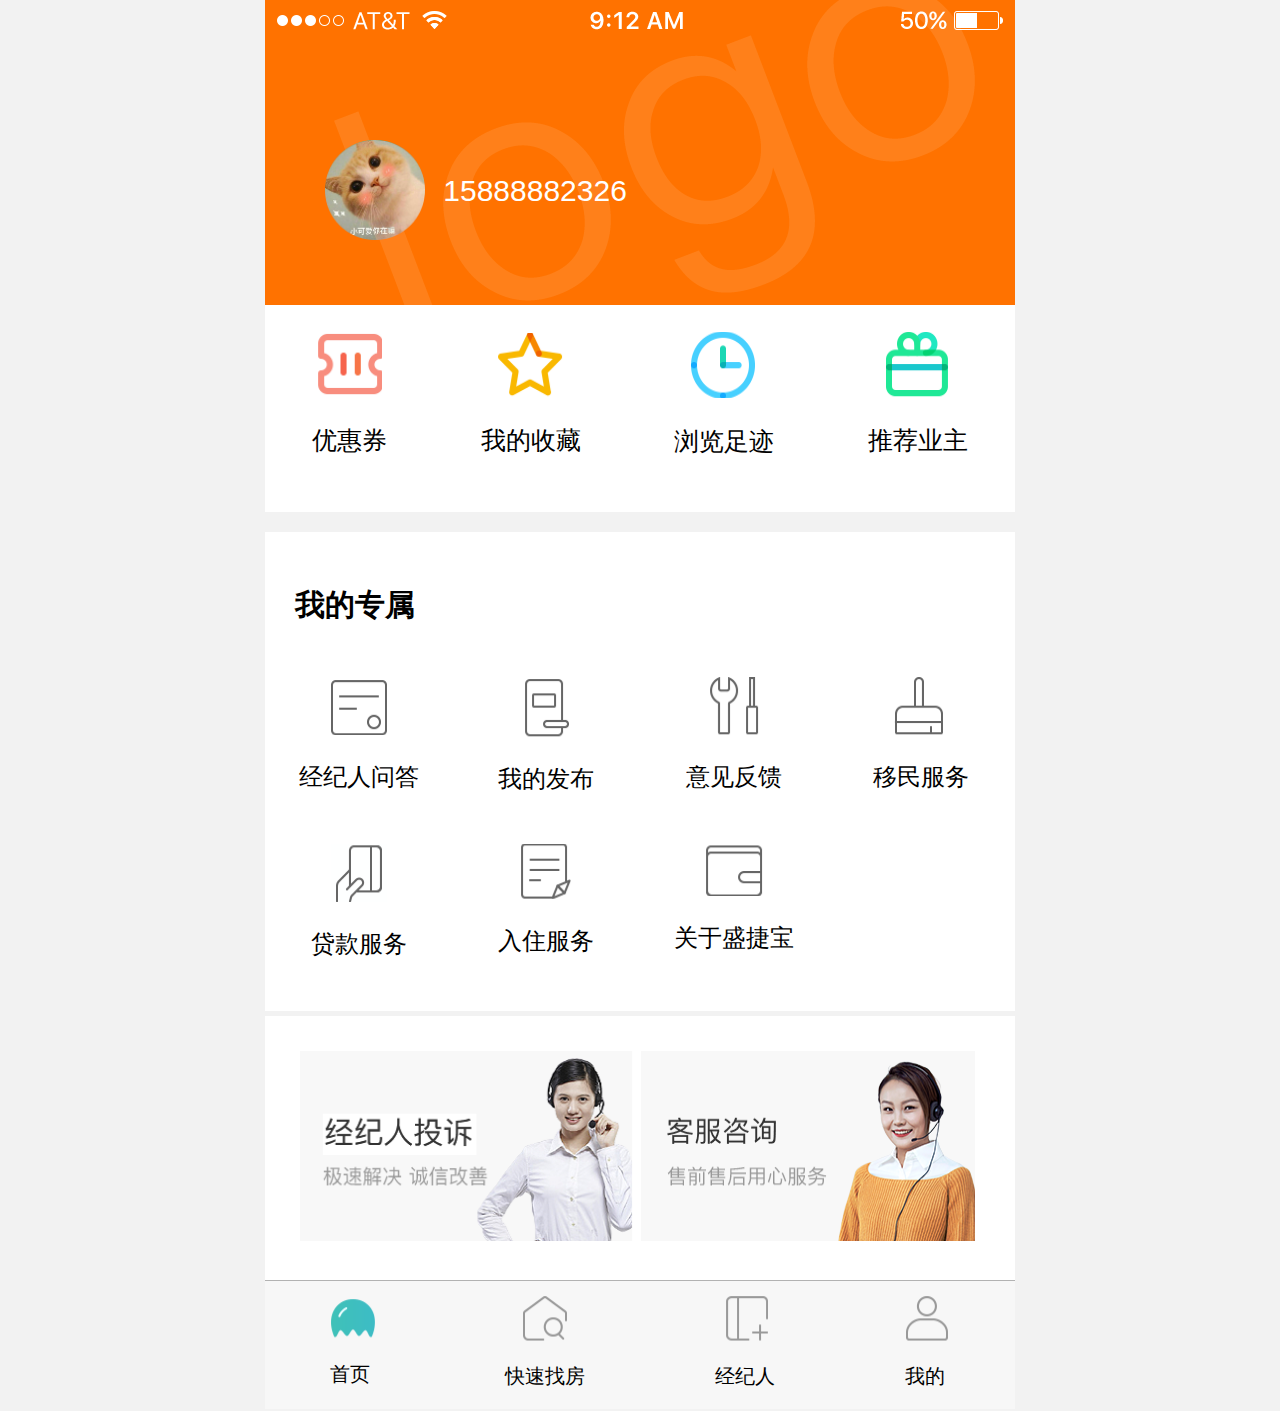
<file: day1/index.html>
<!DOCTYPE html>
<html lang="en">
  <head>
    <meta charset="UTF-8" />
    <meta http-equiv="X-UA-Compatible" content="IE=edge" />
    <meta name="viewport" content="width=device-width, initial-scale=1.0" />
    <title>Document</title>

    <link rel="stylesheet" href="./css/index.css" />
    <script src="./js/flexble.js"></script>
  </head>
  <body>
    <!-- 头部区域 -->
    <div class="header">
      <div class="user">
        <div class="userImg">
          <img src="./upload/猫猫头像.png" alt="" />
        </div>
        <span>15888882326</span>
      </div>
    </div>
    <!-- banner部分 -->
    <div class="banner">
      <ul>
        <li>
          <div></div>
          <p>优惠券</p>
        </li>
        <li>
          <div></div>
          <p>我的收藏</p>
        </li>
        <li>
          <div></div>
          <p>浏览足迹</p>
        </li>
        <li>
          <div></div>
          <p>推荐业主</p>
        </li>
      </ul>
    </div>
    <!-- exclusive部分 -->
    <div class="exclusive">
      <h2>我的专属</h2>
      <ul>
        <li>
          <div class="exclusive-icon"></div>
          <p>经纪人问答</p>
        </li>
        <li>
          <div class="exclusive-icon"></div>
          <p>我的发布</p>
        </li>
        <li>
          <div class="exclusive-icon"></div>
          <p>意见反馈</p>
        </li>
        <li>
          <div class="exclusive-icon"></div>
          <p>移民服务</p>
        </li>
        <li>
          <div class="exclusive-icon"></div>
          <p>贷款服务</p>
        </li>
        <li>
          <div class="exclusive-icon"></div>
          <p>入住服务</p>
        </li>
        <li>
          <div class="exclusive-icon"></div>
          <p>关于盛捷宝</p>
        </li>
        <li></li>
      </ul>
    </div>
    <!-- 咨询部分 -->
    <div class="consult">
      <div>
        <img src="./upload/1.png" alt="" />
      </div>
      <div>
        <img src="./upload/2.png" alt="" />
      </div>
    </div>
    <!-- 底部导航区域 -->
    <div class="button-nav">
      <ul>
        <li>
          <div class="btn-icon"></div>
          <p>首页</p>
        </li>
        <li>
          <div class="btn-icon"></div>
          <p>快速找房</p>
        </li>
        <li>
          <div class="btn-icon"></div>
          <p>经纪人</p>
        </li>
        <li>
          <div class="btn-icon"></div>
          <p>我的</p>
        </li>
      </ul>
    </div>
  </body>
</html>
</file>
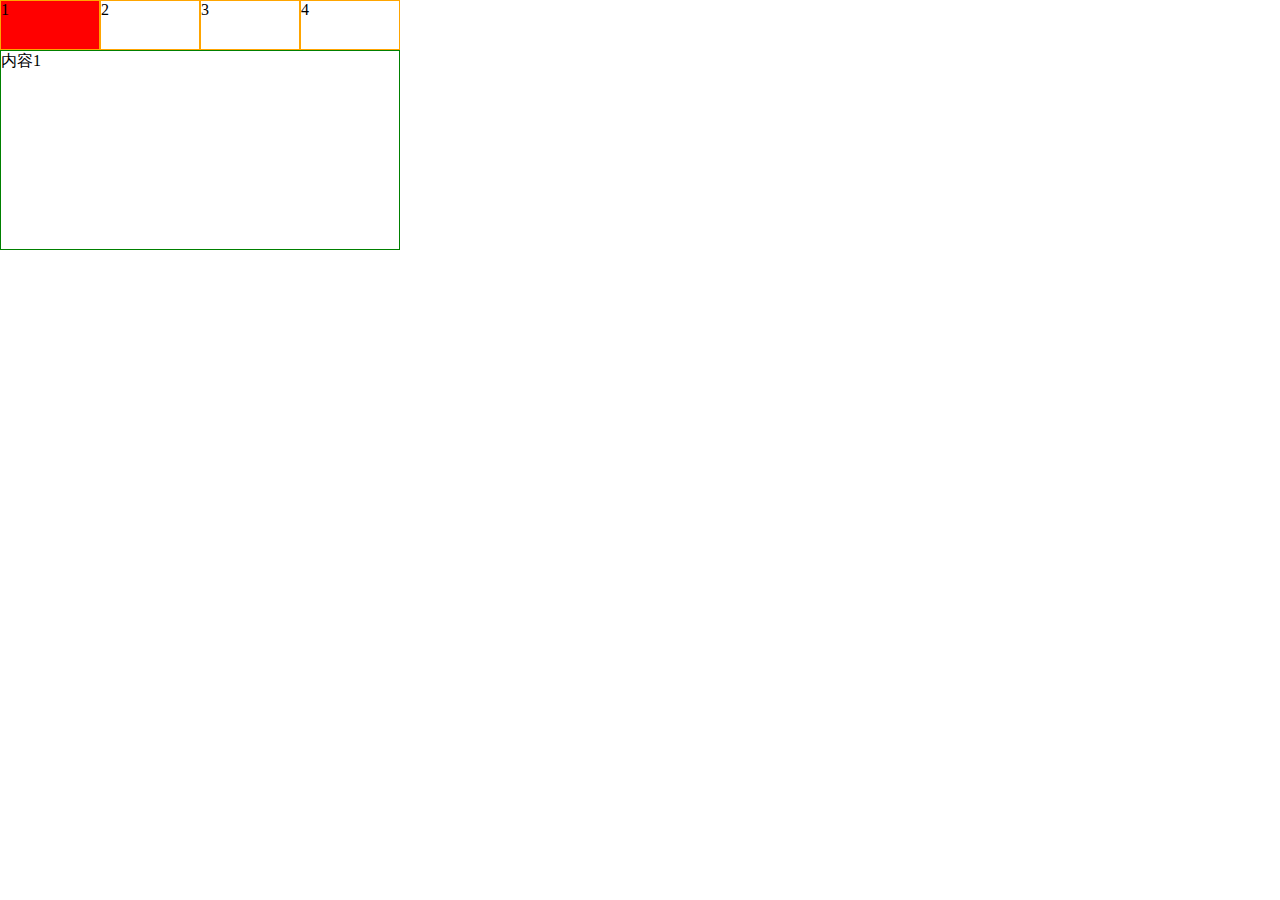
<file: day2/tab栏切换.html>
<!DOCTYPE html>
<html lang="en">
  <head>
    <meta charset="UTF-8" />
    <meta http-equiv="X-UA-Compatible" content="IE=edge" />
    <meta name="viewport" content="width=device-width, initial-scale=1.0" />
    <title>tab栏自动切换</title>
    <style>
      * {
        margin: 0;
        padding: 0;
      }
      #box {
        width: 400px;
      }
      li {
        list-style: none;
      }
      ol {
        width: 400px;
        height: 50px;
      }
      ol li {
        float: left;
        width: 100px;
        height: 50px;
        box-sizing: border-box;
        border: 1px solid orange;
      }
      ul li {
        width: 400px;
        height: 200px;
        box-sizing: border-box;
        border: 1px solid green;
      }
      .current {
        background-color: #f00;
      }
    </style>
  </head>
  <body>
    <div id="box">
      <ol>
        <li class="current">1</li>
        <li>2</li>
        <li>3</li>
        <li>4</li>
      </ol>
      <ul>
        <li>内容1</li>
        <li style="display: none">内容2</li>
        <li style="display: none">内容3</li>
        <li style="display: none">内容4</li>
      </ul>
    </div>
    <script>
      const OlLis = document.querySelectorAll("ol li");
      const UlLis = document.querySelectorAll("ul li");
      const Div = document.querySelector("#box");
      let index = 0;
      for (let i = 0; i < OlLis.length; i++) {
        OlLis[i].index = i;
        OlLis[i].onclick = function () {
          // 每次点击时 改变索引 保证自动轮播顺序
          index = this.index;
          // 排他思想
          for (let j = 0; j < OlLis.length; j++) {
            OlLis[j].className = "";
            UlLis[j].style.display = "none";
          }
          this.className = "current";
          UlLis[this.index].style.display = "block";
        };
      }
      //   自动轮播
      let timer = setInterval(function () {
        if (index === 4) index = 0;
        OlLis[index].click();
        index++;
      }, 1000);
      //   经过时清除定时器
      Div.onmouseenter = function () {
        clearInterval(timer);
      };
      //   离开时开启定时器
      Div.onmouseleave = function () {
        timer = setInterval(function () {
          if (index === 4) index = 0;
          OlLis[index].click();
          index++;
        }, 1000);
      };
    </script>
  </body>
</html>
</file>
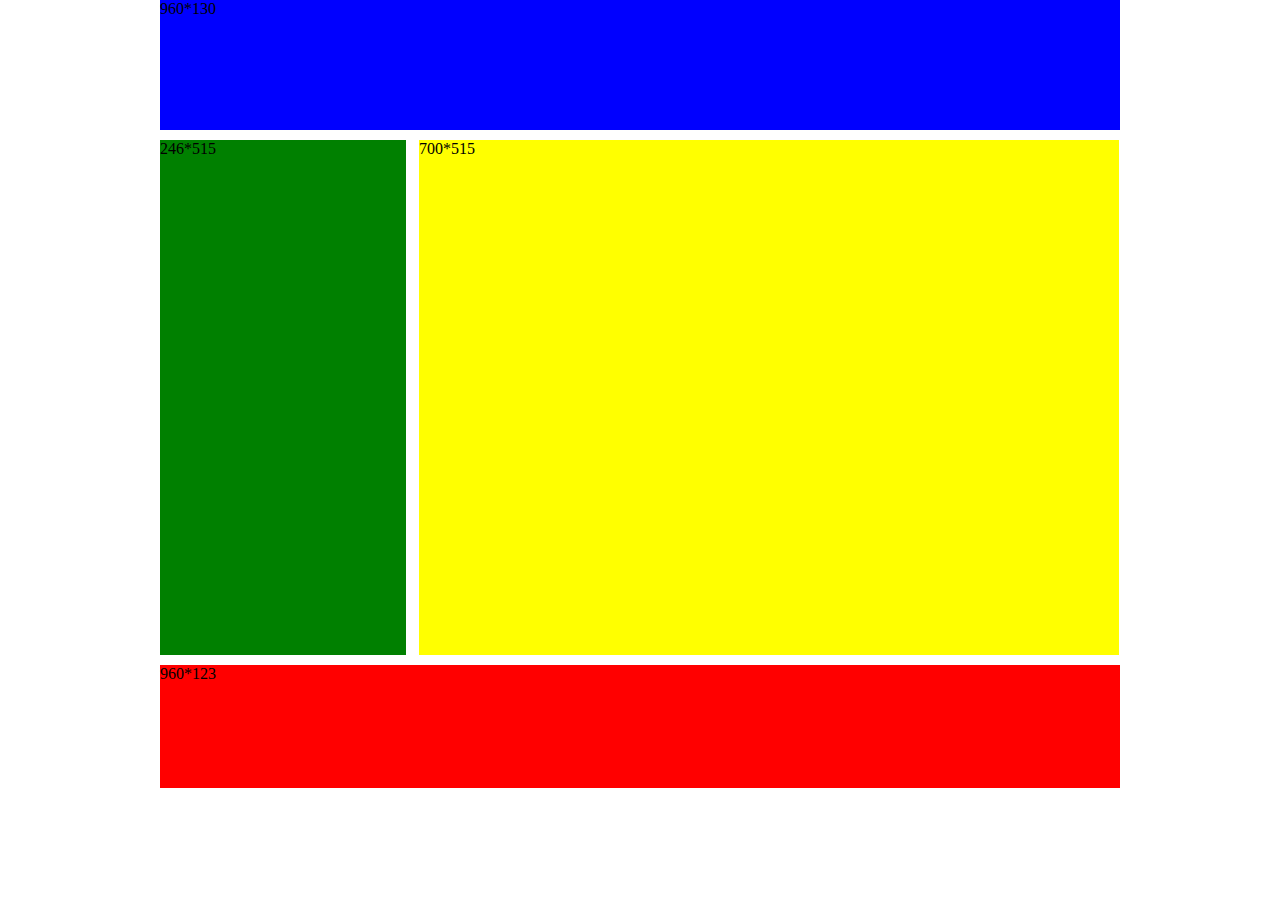
<file: day3/div+css实现效果.html>
<!DOCTYPE html>
<html lang="en">
  <head>
    <meta charset="UTF-8" />
    <meta http-equiv="X-UA-Compatible" content="IE=edge" />
    <meta name="viewport" content="width=device-width, initial-scale=1.0" />
    <title>Document</title>
    <style>
      * {
        margin: 0;
        padding: 0;
      }
      .box {
        width: 960px;
        margin: 0 auto;
      }
      header {
        width: 960px;
        height: 130px;
        background-color: blue;
      }
      .app {
        margin-top: 10px;
        margin-bottom: 10px;
      }
      .app .left {
        display: inline-block;
        width: 246px;
        height: 515px;
        background-color: green;
      }
      .app .right {
        display: inline-block;
        width: 700px;
        height: 515px;
        background-color: yellow;
        margin-left: 9px;
      }
      footer {
        width: 960px;
        height: 123px;
        background-color: red;
      }
    </style>
  </head>
  <body>
    <div class="box">
      <header>960*130</header>
      <div class="app">
        <span class="left">246*515</span>
        <span class="right">700*515</span>
      </div>
      <footer>960*123</footer>
    </div>
  </body>
</html>
</file>
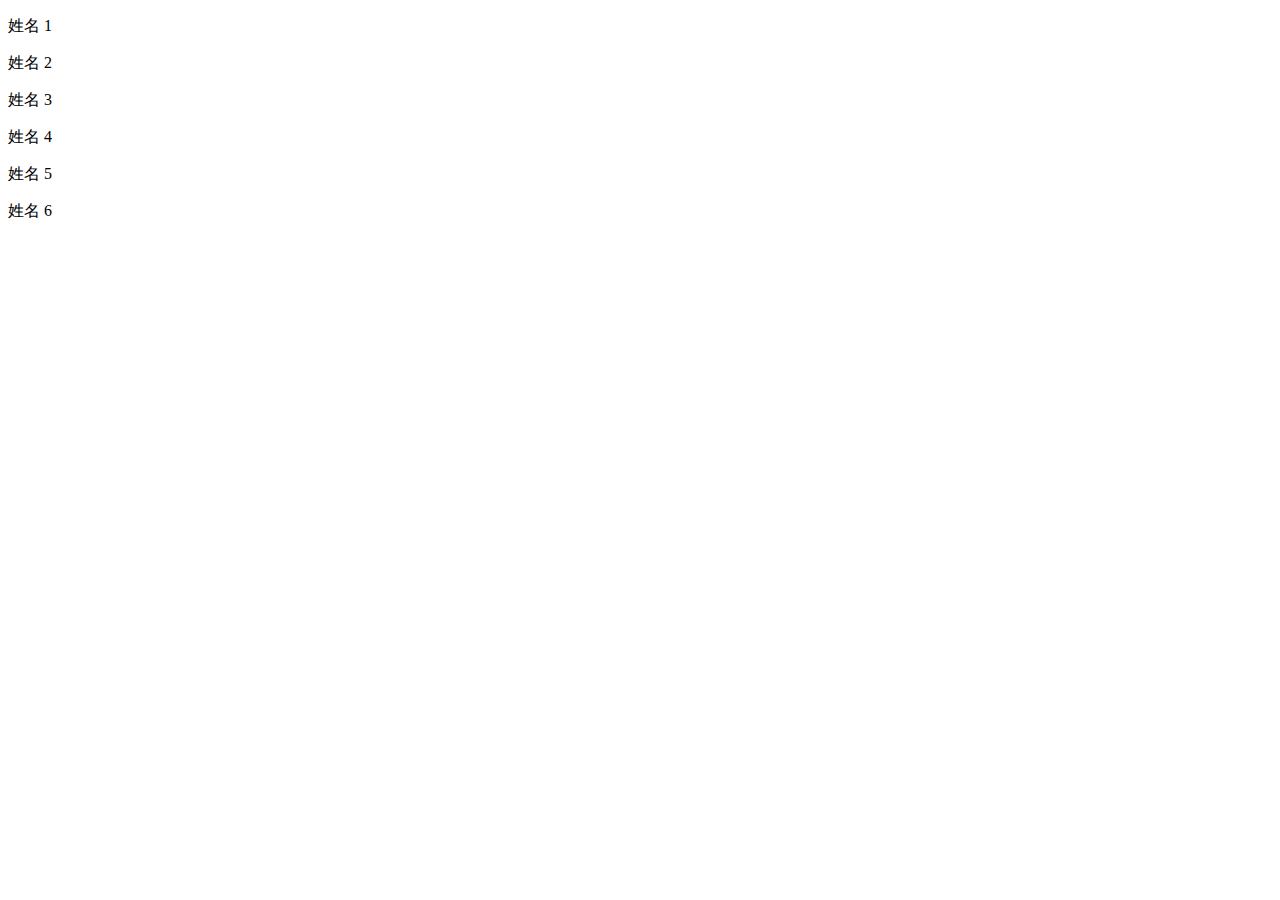
<file: day3/姓名.html>
<!DOCTYPE html>
<html lang="en">
  <head>
    <meta charset="UTF-8" />
    <meta http-equiv="X-UA-Compatible" content="IE=edge" />
    <meta name="viewport" content="width=device-width, initial-scale=1.0" />
    <title>Document</title>
  </head>
  <body>
    <div>
      <p>姓名 1</p>
      <p>姓名 2</p>
      <p>姓名 3</p>
      <p>姓名 4</p>
      <p>姓名 6</p>
      <p>姓名 7</p>
      <script>
        const ps = document.querySelectorAll("p");
        const div = document.querySelector("div");
        let p = document.createElement("p");
        p.innerHTML = "姓名 5";
        div.insertBefore(p, ps[4]);
        div.removeChild(div.children[div.children.length - 2]);
      </script>
    </div>
  </body>
</html>
</file>
<file: day1/css/index.css>
body {
  min-width: 320px;
  max-width: 750px;
  /* flexible 给我们划分了10等份 */
  width: 10rem;
  margin: 0 auto;
  line-height: 1.5;
  font-family: Arial, Helvetica;
  background-color: #f2f2f2;
}
ul {
  margin: 0;
  padding: 0;
}
li {
  list-style: none;
}
a {
  text-decoration: none;
}
img {
  /* 解决超链接图片边框问题 */
  border: 0;
  /* 清除图片自带的间隙 */
  /* vertical-align: top; */
}
/* 若屏幕超过了750px,那么我们就按照750px设计稿来走，不会让我们页面超过750px 将html标签的fontsize设置为75px*/
@media screen and (min-width: 750px) {
  html {
    font-size: 75px !important;
  }
}
@media screen and (max-width: 320px) {
  html {
    font-size: 32px !important;
  }
}
.header {
  position: relative;
  width: 10rem;
  height: 4.067rem;
  background: url(../upload/StatusBar.png) no-repeat;
  background-size: cover;
}
.user {
  position: absolute;
  top: 1.867rem;
  left: 0.8rem;
  width: 5.333rem;
  height: 1.36rem;
  /* background-color: skyblue; */
}
.userImg {
  display: inline-block;
  width: 1.333rem;
  height: 1.333rem;
  margin-right: 0.2rem;
  text-align: center;
}
.userImg img {
  width: 100%;
  height: 100%;
  margin-bottom: 0;
}
.user span {
  font-size: 0.4rem;
  color: #fff;
  line-height: 1.36rem;
  margin-bottom: 0.4rem;
  vertical-align: top;
}
.banner {
  margin-bottom: 0.266667rem;
}
.banner ul {
  height: 2.76rem;
  display: flex;
  justify-content: space-around;
  align-items: center;
  background-color: #fff;
}
.banner ul p {
  font-size: 0.333333rem;
}
.banner ul li:nth-child(1) div {
  width: 0.866667rem;
  height: 0.866667rem;
  margin: 0 auto;
  background: url(../upload/上面精灵图.png) no-repeat -0.826667rem -0.653333rem;
  background-size: 10.173333rem 2.88rem;
}
.banner ul li:nth-child(2) div {
  width: 0.88rem;
  height: 0.853333rem;
  margin: 0 auto;
  background: url(../upload/上面精灵图.png) no-repeat -3.333333rem -0.666667rem;
  background-size: 10rem 2.88rem;
}
.banner ul li:nth-child(3) div {
  width: 0.88rem;
  height: 0.88rem;
  margin: 0 auto;
  background: url(../upload/上面精灵图.png) no-repeat -5.826667rem -0.653333rem;
  background-size: 10rem 2.92rem;
}
.banner ul li:nth-child(4) div {
  width: 0.866667rem;
  height: 0.866667rem;
  margin: 0 auto;
  background: url(../upload/上面精灵图.png) no-repeat -8.346667rem -0.653333rem;
  background-size: 10rem 2.88rem;
}
.exclusive {
  padding-top: 0.666667rem;
  background: #fff;
}
.exclusive h2 {
  margin: 0;
  padding-left: 0.4rem;
  font-size: 0.4rem;
  margin-bottom: 0.666667rem;
}
.exclusive ul {
  display: flex;
  flex-wrap: wrap;
  justify-content: space-around;
}
.exclusive ul p {
  font-size: 0.32rem;
  text-align: center;
}
.exclusive ul li {
  width: 2.5rem;
  height: 2.226667rem;
}
.exclusive ul li:nth-child(1) .exclusive-icon {
  width: 0.746667rem;
  height: 0.773333rem;
  margin: 0 auto;
  background: url(../upload/中间精灵图.png) no-repeat -0.88rem -1.733333rem;
  background-size: 10rem 5.906667rem;
}
.exclusive ul li:nth-child(2) .exclusive-icon {
  width: 0.6rem;
  height: 0.8rem;
  margin: 0 auto;
  background: url(../upload/中间精灵图.png) no-repeat -3.493333rem -1.733333rem;
  background-size: 10rem 5.906667rem;
}
.exclusive ul li:nth-child(3) .exclusive-icon {
  width: 0.666667rem;
  height: 0.773333rem;
  margin: 0 auto;
  background: url(../upload/中间精灵图.png) no-repeat -5.893333rem -1.76rem;
  background-size: 10rem 5.906667rem;
}
.exclusive ul li:nth-child(4) .exclusive-icon {
  width: 0.746667rem;
  height: 0.773333rem;
  margin: 0 auto;
  background: url(../upload/中间精灵图.png) no-repeat -8.426667rem -1.76rem;
  background-size: 10rem 5.906667rem;
}
.exclusive ul li:nth-child(5) .exclusive-icon {
  width: 0.746667rem;
  height: 0.773333rem;
  margin: 0 auto;
  background: url(../upload/中间精灵图.png) no-repeat -0.88rem -3.706667rem;
  background-size: 10rem 5.906667rem;
}
.exclusive ul li:nth-child(6) .exclusive-icon {
  width: 0.666667rem;
  height: 0.733333rem;
  margin: 0 auto;
  background: url(../upload/中间精灵图.png) no-repeat -3.453333rem -3.74667rem;
  background-size: 10rem 5.906667rem;
}
.exclusive ul li:nth-child(7) .exclusive-icon {
  width: 0.773333rem;
  height: 0.693333rem;
  margin: 0 auto;
  background: url(../upload/中间精灵图.png) no-repeat -5.866667rem -3.746667rem;
  background-size: 10rem 5.906667rem;
}
.consult {
  box-sizing: border-box;
  margin-top: 0.066667rem;
  display: flex;
  justify-content: space-around;
  height: 3.52rem;
  padding: 0.466667rem 0.426667rem 0.533333rem;
  background-color: #fff;
}
.consult img {
  width: 4.48rem;
  height: 2.533333rem;
}
.consult img:nth-child(1) {
  margin-right: 0.106667rem;
}
.consult img:nth-child(2) {
  margin-left: 0.106667rem;
}
.button-nav {
  border-top: 1px solid #b2b2b2;
  height: 1.7rem;
  background: #f7f7f7;
}
.button-nav ul {
  display: flex;
  justify-content: space-around;
  align-items: center;
  padding-top: 15px;
}
.button-nav ul p {
  font-size: 0.266667rem;
}
.button-nav ul li:nth-child(1) .btn-icon {
  width: 0.6rem;
  height: 0.533333rem;
  margin: 0 auto;
  background: url(../upload/导航.png) no-repeat -0.933333rem -0.2rem;
  background-size: 10rem 1.333333rem;
}
.button-nav ul li:nth-child(2) .btn-icon {
  width: 0.6rem;
  height: 0.6rem;
  margin: 0 auto;
  background: url(../upload/导航.png) no-repeat -3.466667rem -0.133333rem;
  background-size: 10rem 1.333333rem;
}
.button-nav ul li:nth-child(3) .btn-icon {
  width: 0.6rem;
  height: 0.6rem;
  margin: 0 auto;
  background: url(../upload/导航.png) no-repeat -5.933333rem -0.133333rem;
  background-size: 10rem 1.333333rem;
}
.button-nav ul li:nth-child(4) .btn-icon {
  width: 0.6rem;
  height: 0.6rem;
  margin: 0 auto;
  background: url(../upload/导航.png) no-repeat -8.44rem -0.16rem;
  background-size: 10rem 1.333333rem;
}
</file>
